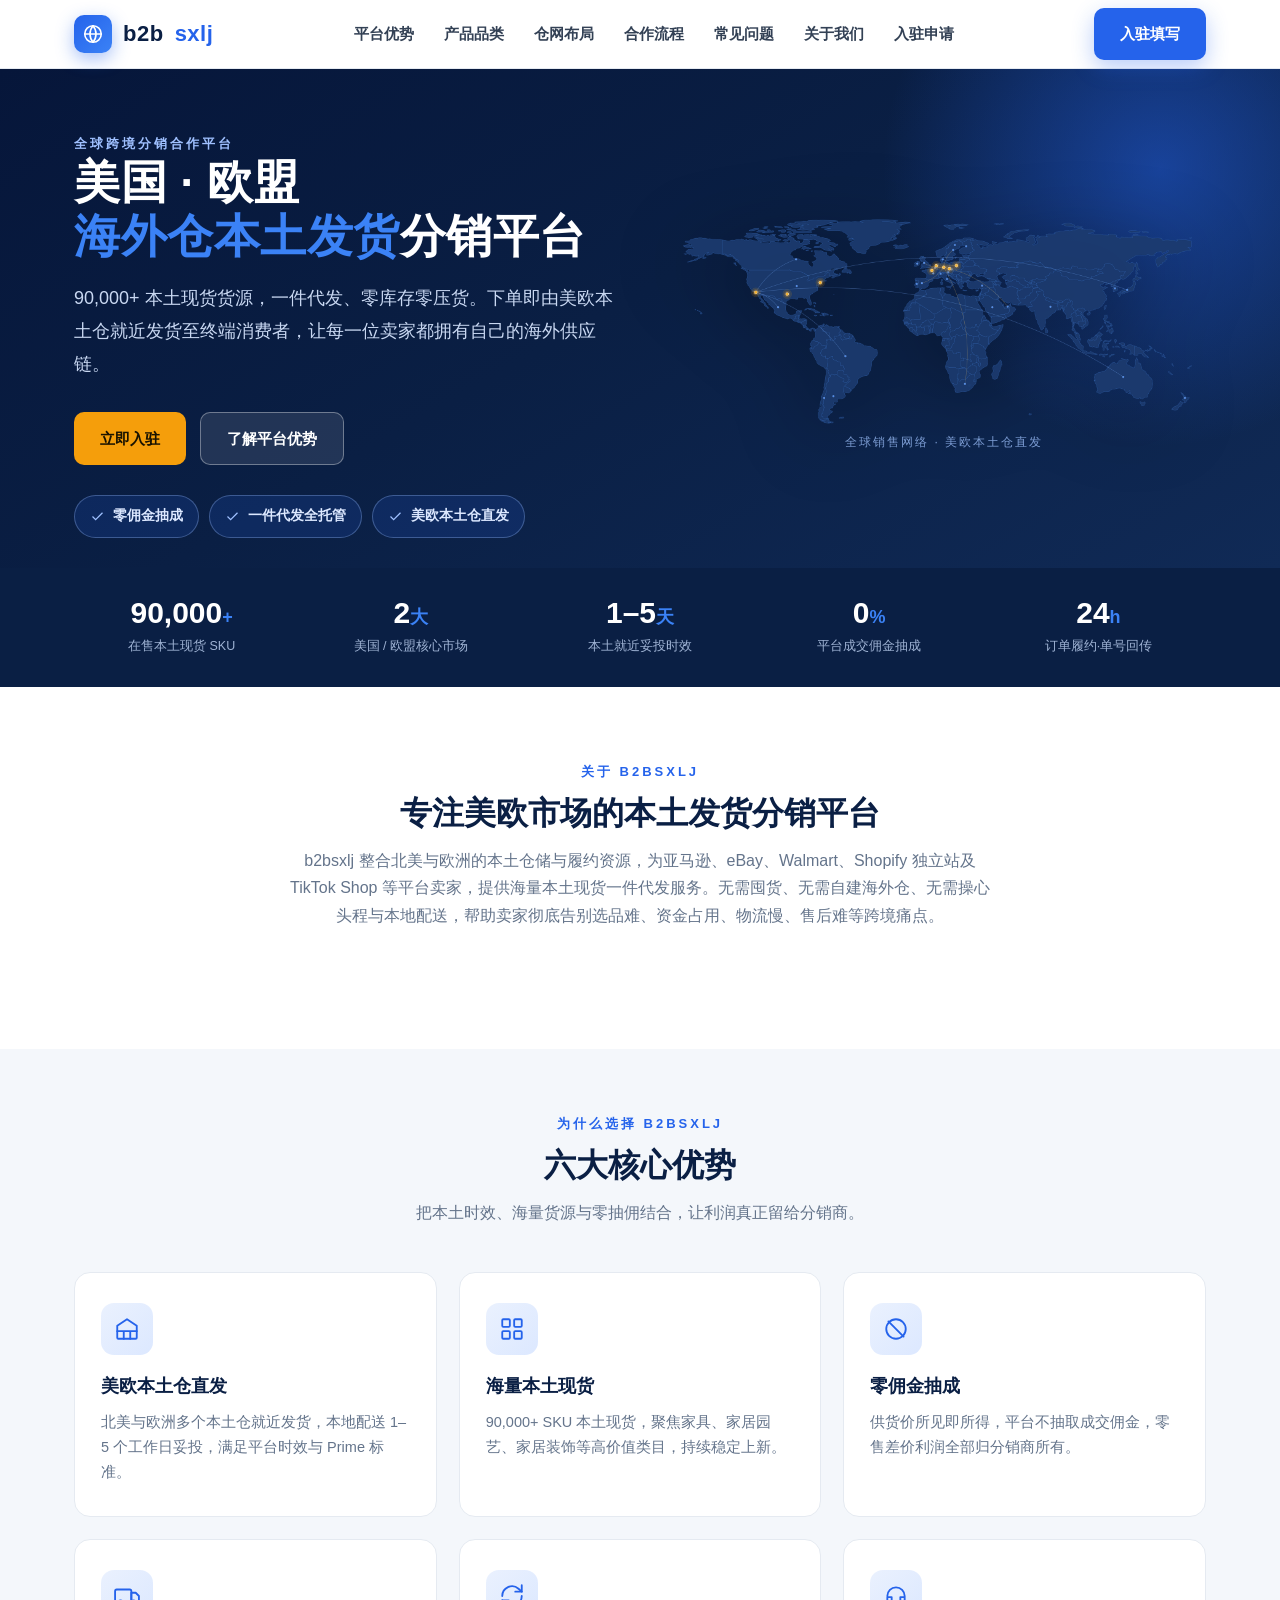
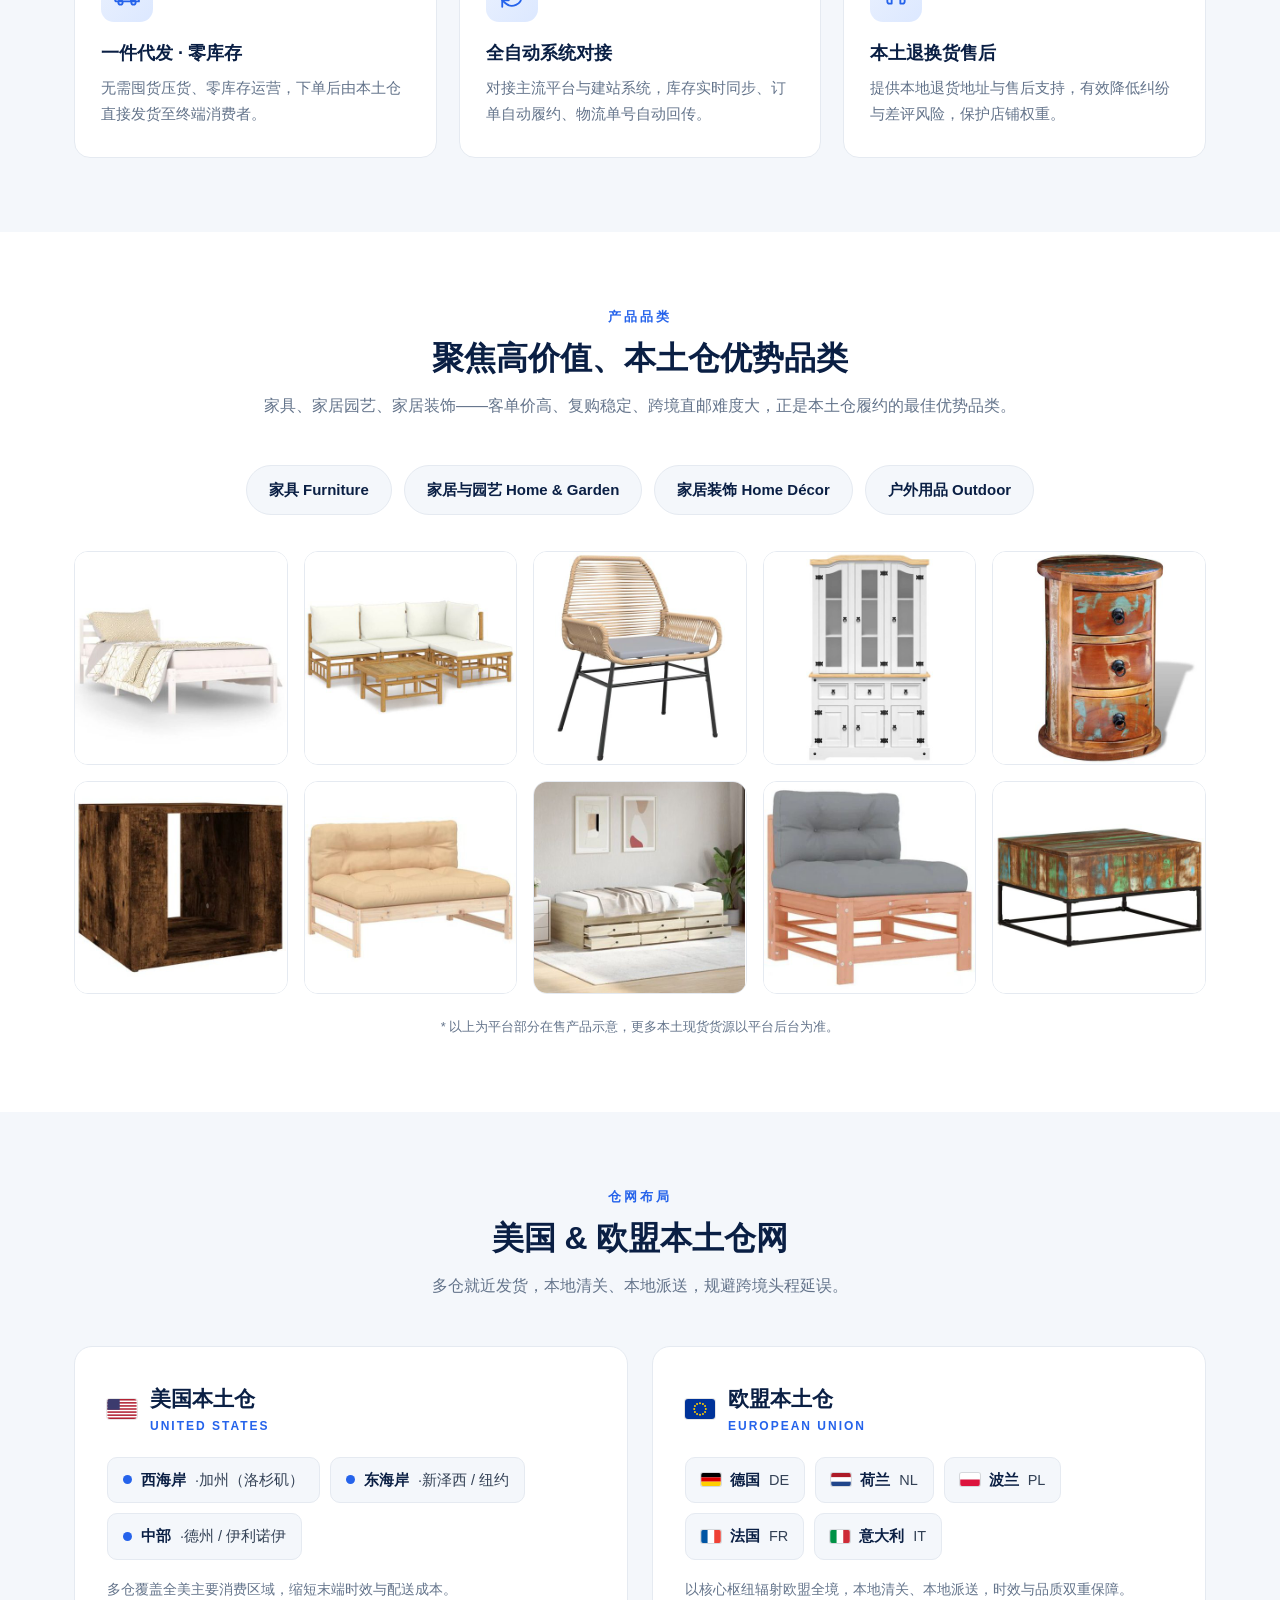
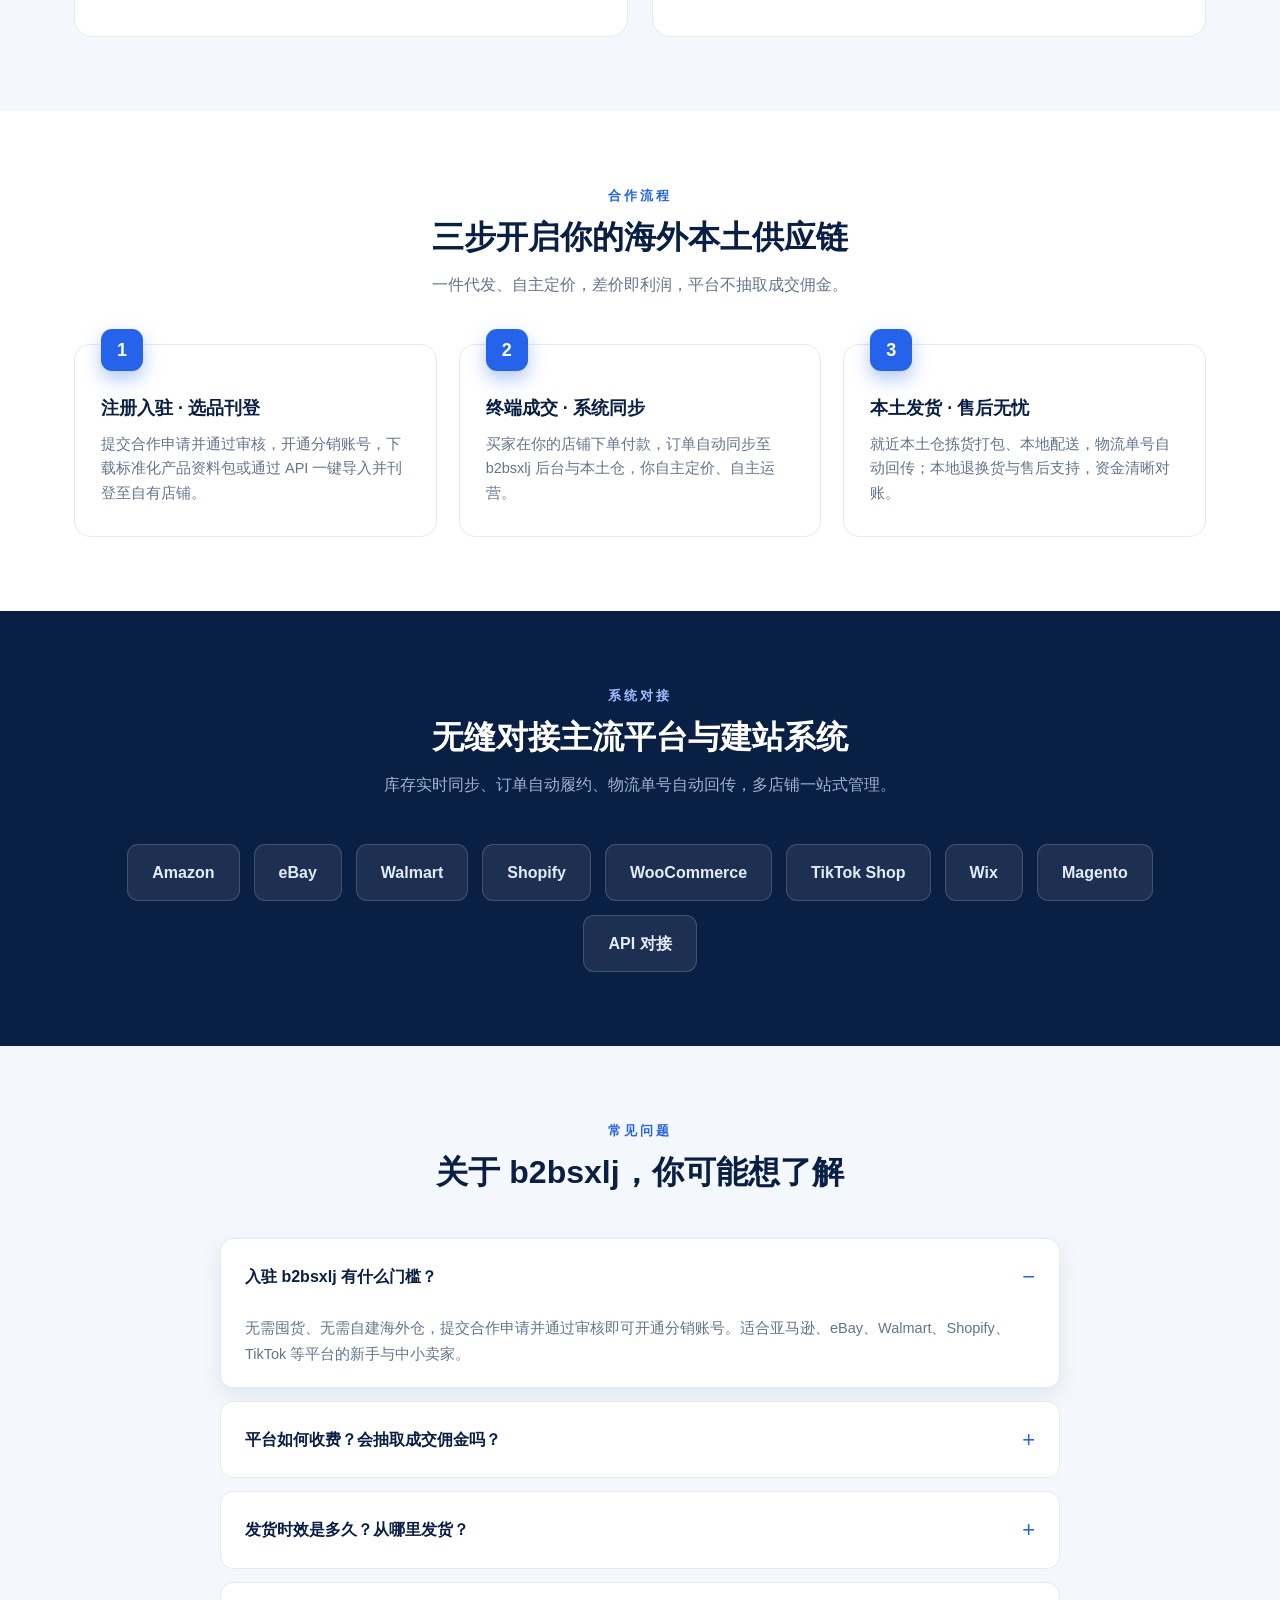
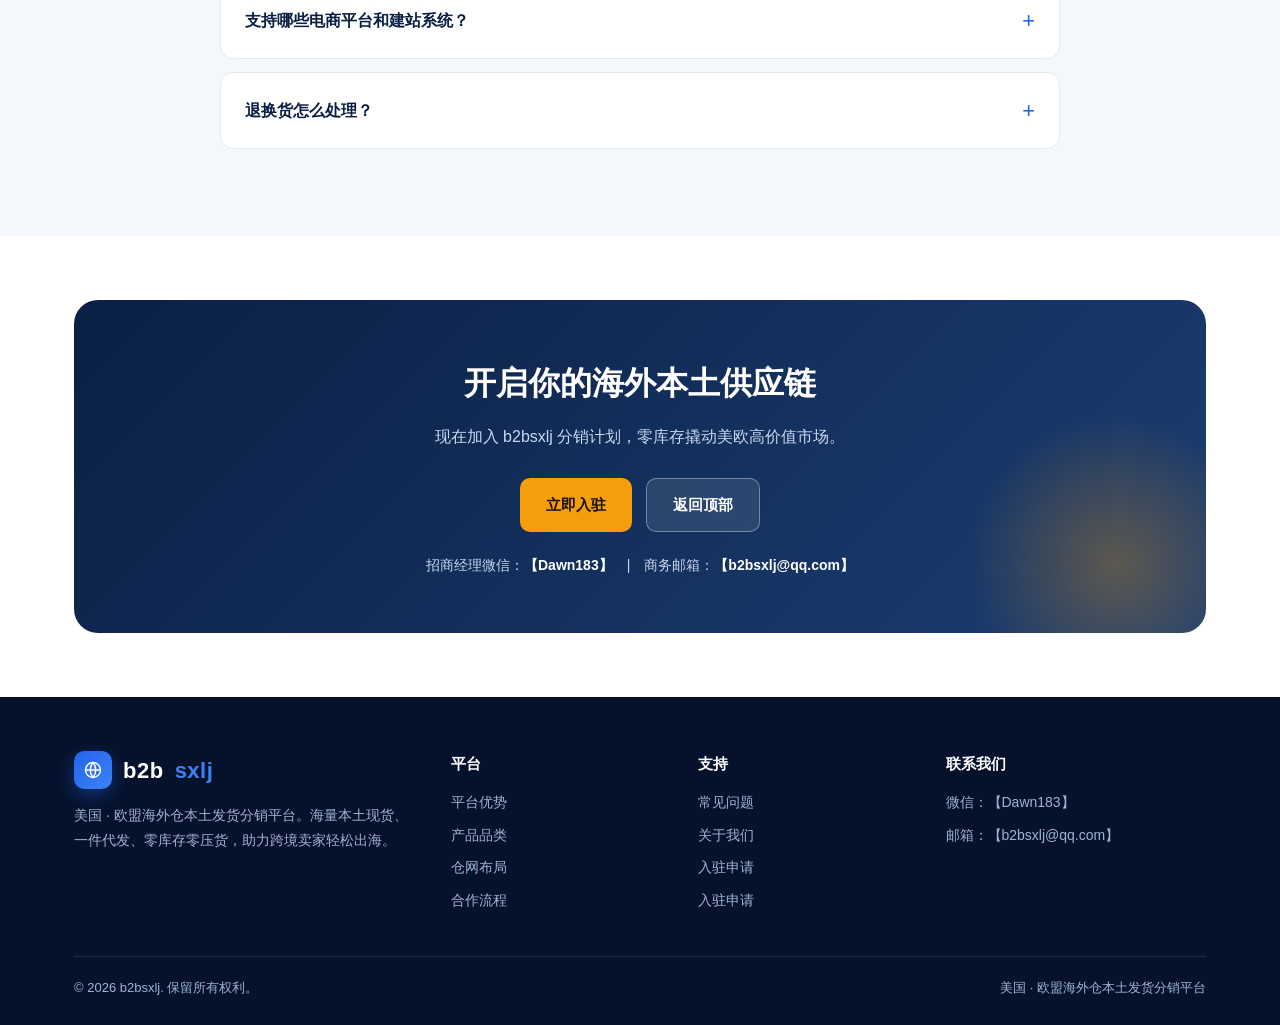
<file: site/index.html>
<!DOCTYPE html>
<html lang="zh-CN">
<head>
<meta charset="UTF-8">
<meta name="viewport" content="width=device-width, initial-scale=1.0">
<title>b2bsxlj | 美国·欧盟海外仓本土发货分销平台</title>
<meta name="description" content="b2bsxlj 是专注美国与欧盟市场的海外仓本土发货一件代发分销平台，90,000+ 本土现货，零佣金抽成，系统自动履约。">
<link rel="stylesheet" href="assets/style.css">
</head>
<body>

<!-- ============================= 导航 ============================= -->
<header>
  <div class="wrap nav">
    <a class="logo" href="#top">
      <span class="mk"><svg width="22" height="22" viewBox="0 0 24 24" fill="none" stroke="#fff" stroke-width="1.8" stroke-linecap="round" stroke-linejoin="round"><circle cx="12" cy="12" r="9"/><path d="M3 12h18M12 3a14 14 0 0 1 0 18M12 3a14 14 0 0 0 0 18"/></svg></span>
      b2b<b>sxlj</b>
    </a>
    <nav class="nav-links">
      <a href="#advantages">平台优势</a>
      <a href="#products">产品品类</a>
      <a href="#warehouses">仓网布局</a>
      <a href="#how">合作流程</a>
      <a href="#faq">常见问题</a>
      <a href="about.html">关于我们</a>
      <a href="join.html">入驻申请</a>
    </nav>
    <div class="nav-cta">
      <a class="btn btn-primary" href="join.html">入驻填写</a>
    </div>
  </div>
</header>

<!-- ============================= 首屏 ============================= -->
<section class="hero" id="top">
  <div class="wrap">
    <div class="hero-grid">
      <div>
        <div class="kicker" style="color:#9FC0FF">全球跨境分销合作平台</div>
        <h1>美国 · 欧盟<br><span class="hl">海外仓本土发货</span>分销平台</h1>
        <p class="sub">90,000+ 本土现货货源，一件代发、零库存零压货。下单即由美欧本土仓就近发货至终端消费者，让每一位卖家都拥有自己的海外供应链。</p>
        <div class="cta-row">
          <a class="btn btn-amber" href="join.html">立即入驻</a>
          <a class="btn btn-ghost" href="#advantages">了解平台优势</a>
        </div>
        <div class="badges">
          <span class="badge"><svg width="15" height="15" viewBox="0 0 24 24" fill="none" stroke="#9FC0FF" stroke-width="2"><path d="M20 6 9 17l-5-5"/></svg>零佣金抽成</span>
          <span class="badge"><svg width="15" height="15" viewBox="0 0 24 24" fill="none" stroke="#9FC0FF" stroke-width="2"><path d="M20 6 9 17l-5-5"/></svg>一件代发全托管</span>
          <span class="badge"><svg width="15" height="15" viewBox="0 0 24 24" fill="none" stroke="#9FC0FF" stroke-width="2"><path d="M20 6 9 17l-5-5"/></svg>美欧本土仓直发</span>
        </div>
      </div>
      <div class="hero-art">
        <img class="hero-map" src="assets/map.png" alt="b2bsxlj 全球销售与履约网络">
        <div class="hero-cap">全球销售网络 · 美欧本土仓直发</div>
      </div>
    </div>
  </div>
</section>

<!-- ============================= 数据条 ============================= -->
<section class="stats">
  <div class="wrap">
    <div class="stat"><div class="n">90,000<span>+</span></div><div class="l">在售本土现货 SKU</div></div>
    <div class="stat"><div class="n">2<span>大</span></div><div class="l">美国 / 欧盟核心市场</div></div>
    <div class="stat"><div class="n">1–5<span>天</span></div><div class="l">本土就近妥投时效</div></div>
    <div class="stat"><div class="n">0<span>%</span></div><div class="l">平台成交佣金抽成</div></div>
    <div class="stat"><div class="n">24<span>h</span></div><div class="l">订单履约·单号回传</div></div>
  </div>
</section>

<!-- ============================= 平台简介 ============================= -->
<section class="sec">
  <div class="wrap sec-head">
    <div class="kicker">关于 b2bsxlj</div>
    <h2>专注美欧市场的本土发货分销平台</h2>
    <p>b2bsxlj 整合北美与欧洲的本土仓储与履约资源，为亚马逊、eBay、Walmart、Shopify 独立站及 TikTok Shop 等平台卖家，提供海量本土现货一件代发服务。无需囤货、无需自建海外仓、无需操心头程与本地配送，帮助卖家彻底告别选品难、资金占用、物流慢、售后难等跨境痛点。</p>
  </div>
</section>

<!-- ============================= 核心优势 ============================= -->
<section class="sec" id="advantages" style="background:var(--panel);padding-top:64px">
  <div class="wrap">
    <div class="sec-head">
      <div class="kicker">为什么选择 b2bsxlj</div>
      <h2>六大核心优势</h2>
      <p>把本土时效、海量货源与零抽佣结合，让利润真正留给分销商。</p>
    </div>
    <div class="feat-grid">
      <div class="feat"><div class="ic"><svg width="26" height="26" viewBox="0 0 24 24" fill="none" stroke="currentColor" stroke-width="1.7" stroke-linecap="round" stroke-linejoin="round"><path d="M3 9l9-6 9 6v11a1 1 0 0 1-1 1H4a1 1 0 0 1-1-1z"/><path d="M3 14h18M9 21v-7h6v7"/></svg></div>
        <h3>美欧本土仓直发</h3><p>北美与欧洲多个本土仓就近发货，本地配送 1–5 个工作日妥投，满足平台时效与 Prime 标准。</p></div>
      <div class="feat"><div class="ic"><svg width="26" height="26" viewBox="0 0 24 24" fill="none" stroke="currentColor" stroke-width="1.7" stroke-linecap="round" stroke-linejoin="round"><rect x="3" y="3" width="7" height="7" rx="1"/><rect x="14" y="3" width="7" height="7" rx="1"/><rect x="3" y="14" width="7" height="7" rx="1"/><rect x="14" y="14" width="7" height="7" rx="1"/></svg></div>
        <h3>海量本土现货</h3><p>90,000+ SKU 本土现货，聚焦家具、家居园艺、家居装饰等高价值类目，持续稳定上新。</p></div>
      <div class="feat"><div class="ic"><svg width="26" height="26" viewBox="0 0 24 24" fill="none" stroke="currentColor" stroke-width="1.7" stroke-linecap="round" stroke-linejoin="round"><circle cx="12" cy="12" r="9"/><path d="M5 5l14 14"/></svg></div>
        <h3>零佣金抽成</h3><p>供货价所见即所得，平台不抽取成交佣金，零售差价利润全部归分销商所有。</p></div>
      <div class="feat"><div class="ic"><svg width="26" height="26" viewBox="0 0 24 24" fill="none" stroke="currentColor" stroke-width="1.7" stroke-linecap="round" stroke-linejoin="round"><rect x="1" y="6" width="15" height="11" rx="1.5"/><path d="M16 9h4l3 3v5h-7z"/><circle cx="6" cy="18" r="2"/><circle cx="18" cy="18" r="2"/></svg></div>
        <h3>一件代发 · 零库存</h3><p>无需囤货压货、零库存运营，下单后由本土仓直接发货至终端消费者。</p></div>
      <div class="feat"><div class="ic"><svg width="26" height="26" viewBox="0 0 24 24" fill="none" stroke="currentColor" stroke-width="1.7" stroke-linecap="round" stroke-linejoin="round"><path d="M21 2v6h-6"/><path d="M3 12a9 9 0 0 1 15-6.7L21 8"/><path d="M3 22v-6h6"/><path d="M21 12a9 9 0 0 1-15 6.7L3 16"/></svg></div>
        <h3>全自动系统对接</h3><p>对接主流平台与建站系统，库存实时同步、订单自动履约、物流单号自动回传。</p></div>
      <div class="feat"><div class="ic"><svg width="26" height="26" viewBox="0 0 24 24" fill="none" stroke="currentColor" stroke-width="1.7" stroke-linecap="round" stroke-linejoin="round"><path d="M4 12a8 8 0 0 1 16 0v5a2 2 0 0 1-2 2h-2v-6h4M4 13h4v6H6a2 2 0 0 1-2-2z"/></svg></div>
        <h3>本土退换货售后</h3><p>提供本地退货地址与售后支持，有效降低纠纷与差评风险，保护店铺权重。</p></div>
    </div>
  </div>
</section>

<!-- ============================= 产品品类 ============================= -->
<section class="sec" id="products">
  <div class="wrap">
    <div class="sec-head">
      <div class="kicker">产品品类</div>
      <h2>聚焦高价值、本土仓优势品类</h2>
      <p>家具、家居园艺、家居装饰——客单价高、复购稳定、跨境直邮难度大，正是本土仓履约的最佳优势品类。</p>
    </div>
    <div class="cats">
      <span class="cat-pill">家具 Furniture</span>
      <span class="cat-pill">家居与园艺 Home &amp; Garden</span>
      <span class="cat-pill">家居装饰 Home Décor</span>
      <span class="cat-pill">户外用品 Outdoor</span>
    </div>
    <div class="prod-grid">
      <div class="pcard"><div class="pimg" style="background-image:url('assets/p1.jpg')"></div></div>
      <div class="pcard"><div class="pimg" style="background-image:url('assets/p2.jpg')"></div></div>
      <div class="pcard"><div class="pimg" style="background-image:url('assets/p3.jpg')"></div></div>
      <div class="pcard"><div class="pimg" style="background-image:url('assets/p4.jpg')"></div></div>
      <div class="pcard"><div class="pimg" style="background-image:url('assets/p5.jpg')"></div></div>
      <div class="pcard"><div class="pimg" style="background-image:url('assets/p6.jpg')"></div></div>
      <div class="pcard"><div class="pimg" style="background-image:url('assets/p7.jpg')"></div></div>
      <div class="pcard"><div class="pimg" style="background-image:url('assets/p8.jpg')"></div></div>
      <div class="pcard"><div class="pimg" style="background-image:url('assets/p9.jpg')"></div></div>
      <div class="pcard"><div class="pimg" style="background-image:url('assets/p10.jpg')"></div></div>
    </div>
    <p class="prod-note">* 以上为平台部分在售产品示意，更多本土现货货源以平台后台为准。</p>
  </div>
</section>

<!-- ============================= 仓网布局 ============================= -->
<section class="sec wh-sec" id="warehouses">
  <div class="wrap">
    <div class="sec-head">
      <div class="kicker">仓网布局</div>
      <h2>美国 &amp; 欧盟本土仓网</h2>
      <p>多仓就近发货，本地清关、本地派送，规避跨境头程延误。</p>
    </div>
    <div class="wh-grid">
      <div class="whc">
        <div class="hd">
          <svg class="flag" width="30" height="20" viewBox="0 0 38 26"><rect width="38" height="26" fill="#fff"/><g fill="#B22234"><rect width="38" height="2"/><rect y="4" width="38" height="2"/><rect y="8" width="38" height="2"/><rect y="12" width="38" height="2"/><rect y="16" width="38" height="2"/><rect y="20" width="38" height="2"/><rect y="24" width="38" height="2"/></g><rect width="16" height="14" fill="#3C3B6E"/></svg>
          <div class="t">美国本土仓<small>UNITED STATES</small></div>
        </div>
        <div class="nodes">
          <span class="node"><span class="dot"></span><b>西海岸</b>·加州（洛杉矶）</span>
          <span class="node"><span class="dot"></span><b>东海岸</b>·新泽西 / 纽约</span>
          <span class="node"><span class="dot"></span><b>中部</b>·德州 / 伊利诺伊</span>
        </div>
        <p class="desc">多仓覆盖全美主要消费区域，缩短末端时效与配送成本。</p>
      </div>
      <div class="whc">
        <div class="hd">
          <svg class="flag" width="30" height="20" viewBox="0 0 36 24"><rect width="36" height="24" fill="#003399"/><g fill="#FFCC00"><circle cx="18" cy="5" r="1.2"/><circle cx="21.5" cy="5.94" r="1.2"/><circle cx="24.06" cy="8.5" r="1.2"/><circle cx="25" cy="12" r="1.2"/><circle cx="24.06" cy="15.5" r="1.2"/><circle cx="21.5" cy="18.06" r="1.2"/><circle cx="18" cy="19" r="1.2"/><circle cx="14.5" cy="18.06" r="1.2"/><circle cx="11.94" cy="15.5" r="1.2"/><circle cx="11" cy="12" r="1.2"/><circle cx="11.94" cy="8.5" r="1.2"/><circle cx="14.5" cy="5.94" r="1.2"/></g></svg>
          <div class="t">欧盟本土仓<small>EUROPEAN UNION</small></div>
        </div>
        <div class="nodes">
          <span class="node"><svg class="cflag" viewBox="0 0 18 12"><rect width="18" height="4" fill="#000"/><rect y="4" width="18" height="4" fill="#DD0000"/><rect y="8" width="18" height="4" fill="#FFCE00"/></svg><b>德国</b> DE</span>
          <span class="node"><svg class="cflag" viewBox="0 0 18 12"><rect width="18" height="4" fill="#AE1C28"/><rect y="4" width="18" height="4" fill="#fff"/><rect y="8" width="18" height="4" fill="#21468B"/></svg><b>荷兰</b> NL</span>
          <span class="node"><svg class="cflag" viewBox="0 0 18 12"><rect width="18" height="6" fill="#fff"/><rect y="6" width="18" height="6" fill="#DC143C"/></svg><b>波兰</b> PL</span>
          <span class="node"><svg class="cflag" viewBox="0 0 18 12"><rect width="6" height="12" fill="#0055A4"/><rect x="6" width="6" height="12" fill="#fff"/><rect x="12" width="6" height="12" fill="#EF4135"/></svg><b>法国</b> FR</span>
          <span class="node"><svg class="cflag" viewBox="0 0 18 12"><rect width="6" height="12" fill="#009246"/><rect x="6" width="6" height="12" fill="#fff"/><rect x="12" width="6" height="12" fill="#CE2B37"/></svg><b>意大利</b> IT</span>
        </div>
        <p class="desc">以核心枢纽辐射欧盟全境，本地清关、本地派送，时效与品质双重保障。</p>
      </div>
    </div>
  </div>
</section>

<!-- ============================= 合作流程 ============================= -->
<section class="sec" id="how">
  <div class="wrap">
    <div class="sec-head">
      <div class="kicker">合作流程</div>
      <h2>三步开启你的海外本土供应链</h2>
      <p>一件代发、自主定价，差价即利润，平台不抽取成交佣金。</p>
    </div>
    <div class="steps">
      <div class="step"><div class="no">1</div><h3>注册入驻 · 选品刊登</h3><p>提交合作申请并通过审核，开通分销账号，下载标准化产品资料包或通过 API 一键导入并刊登至自有店铺。</p></div>
      <div class="step"><div class="no">2</div><h3>终端成交 · 系统同步</h3><p>买家在你的店铺下单付款，订单自动同步至 b2bsxlj 后台与本土仓，你自主定价、自主运营。</p></div>
      <div class="step"><div class="no">3</div><h3>本土发货 · 售后无忧</h3><p>就近本土仓拣货打包、本地配送，物流单号自动回传；本地退换货与售后支持，资金清晰对账。</p></div>
    </div>
  </div>
</section>

<!-- ============================= 系统对接 ============================= -->
<section class="sec integ-sec">
  <div class="wrap">
    <div class="sec-head">
      <div class="kicker" style="color:#9FC0FF">系统对接</div>
      <h2>无缝对接主流平台与建站系统</h2>
      <p>库存实时同步、订单自动履约、物流单号自动回传，多店铺一站式管理。</p>
    </div>
    <div class="integ">
      <span class="chip">Amazon</span>
      <span class="chip">eBay</span>
      <span class="chip">Walmart</span>
      <span class="chip">Shopify</span>
      <span class="chip">WooCommerce</span>
      <span class="chip">TikTok Shop</span>
      <span class="chip">Wix</span>
      <span class="chip">Magento</span>
      <span class="chip">API 对接</span>
    </div>
  </div>
</section>

<!-- ============================= 常见问题 ============================= -->
<section class="sec" id="faq" style="background:var(--panel)">
  <div class="wrap">
    <div class="sec-head"><div class="kicker">常见问题</div><h2>关于 b2bsxlj，你可能想了解</h2></div>
    <div class="faq">
      <details open><summary>入驻 b2bsxlj 有什么门槛？</summary><div class="a">无需囤货、无需自建海外仓，提交合作申请并通过审核即可开通分销账号。适合亚马逊、eBay、Walmart、Shopify、TikTok 等平台的新手与中小卖家。</div></details>
      <details><summary>平台如何收费？会抽取成交佣金吗？</summary><div class="a">平台不抽取成交佣金，供货价所见即所得，零售差价利润全部归你。具体费用方案以平台公布为准，详情请联系招商经理咨询。</div></details>
      <details><summary>发货时效是多久？从哪里发货？</summary><div class="a">订单由美国 / 欧盟本土仓就近发货，本地配送一般 1–5 个工作日妥投，满足主流平台与买家对本土时效的要求。</div></details>
      <details><summary>支持哪些电商平台和建站系统？</summary><div class="a">支持 Amazon、eBay、Walmart、Shopify、WooCommerce、TikTok Shop、Wix、Magento 等主流平台，可通过资料包或 API 对接，库存与订单自动同步。</div></details>
      <details><summary>退换货怎么处理？</summary><div class="a">提供本地退货地址与售后支持，退货可退至本土仓，由平台协助处理，降低纠纷与差评风险。</div></details>
    </div>
  </div>
</section>

<!-- ============================= 行动号召 ============================= -->
<section class="cta-sec" id="contact">
  <div class="wrap">
    <div class="cta-box">
      <h2>开启你的海外本土供应链</h2>
      <p>现在加入 b2bsxlj 分销计划，零库存撬动美欧高价值市场。</p>
      <div class="cta-row">
        <a class="btn btn-amber" href="join.html">立即入驻</a>
        <a class="btn btn-ghost" href="#top">返回顶部</a>
      </div>
      <p style="margin-top:22px;font-size:14px">招商经理微信：<b style="color:#fff">【Dawn183】</b>　|　商务邮箱：<b style="color:#fff">【b2bsxlj@qq.com】</b></p>
    </div>
  </div>
</section>

<!-- ============================= 页脚 ============================= -->
<footer>
  <div class="wrap">
    <div class="foot-grid">
      <div>
        <div class="logo"><span class="mk"><svg width="20" height="20" viewBox="0 0 24 24" fill="none" stroke="#fff" stroke-width="1.8" stroke-linecap="round" stroke-linejoin="round"><circle cx="12" cy="12" r="9"/><path d="M3 12h18M12 3a14 14 0 0 1 0 18M12 3a14 14 0 0 0 0 18"/></svg></span>b2b<b style="color:var(--azure2)">sxlj</b></div>
        <p>美国 · 欧盟海外仓本土发货分销平台。海量本土现货、一件代发、零库存零压货，助力跨境卖家轻松出海。</p>
      </div>
      <div class="foot-col"><h4>平台</h4><a href="#advantages">平台优势</a><a href="#products">产品品类</a><a href="#warehouses">仓网布局</a><a href="#how">合作流程</a></div>
      <div class="foot-col"><h4>支持</h4><a href="#faq">常见问题</a><a href="about.html">关于我们</a>
      <a href="join.html">入驻申请</a><a href="join.html">入驻申请</a></div>
      <div class="foot-col"><h4>联系我们</h4><a href="#">微信：【Dawn183】</a><a href="#">邮箱：【b2bsxlj@qq.com】</a></div>
    </div>
    <div class="foot-bottom">
      <span>© 2026 b2bsxlj. 保留所有权利。</span>
      <span>美国 · 欧盟海外仓本土发货分销平台</span>
    </div>
  </div>
</footer>

<script src="assets/edit.js"></script>
</body>
</html>
</file>
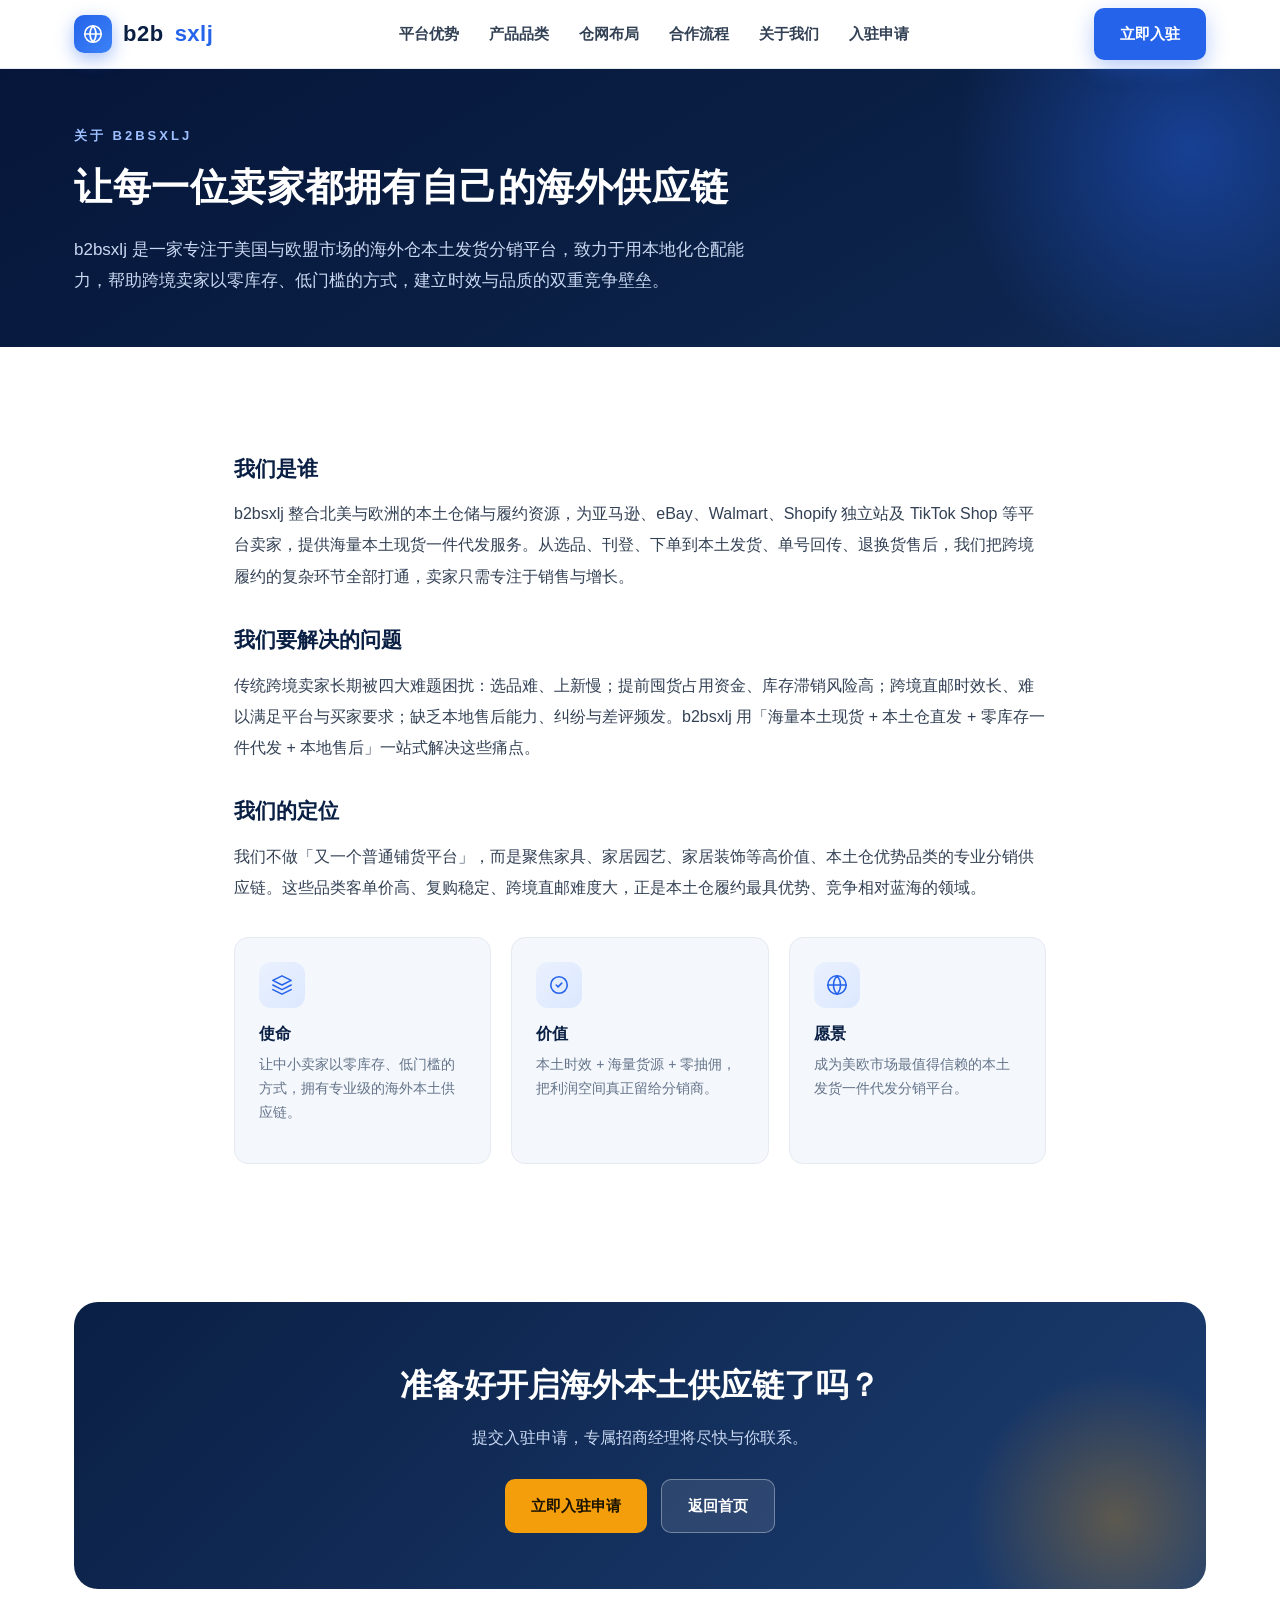
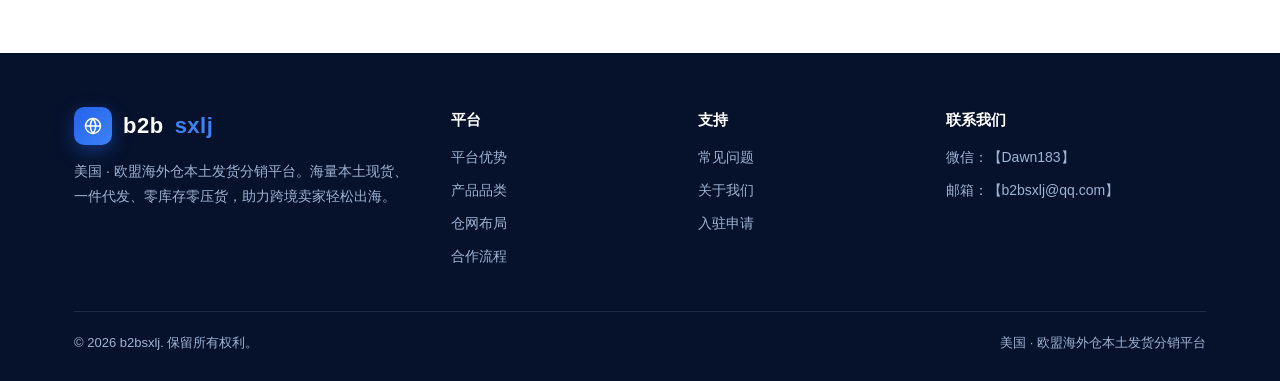
<file: site/about.html>
<!DOCTYPE html>
<html lang="zh-CN">
<head>
<meta charset="UTF-8">
<meta name="viewport" content="width=device-width, initial-scale=1.0">
<title>关于我们 | b2bsxlj 海外仓本土发货分销平台</title>
<meta name="description" content="了解 b2bsxlj——专注美国与欧盟市场的海外仓本土发货一件代发分销平台。">
<link rel="stylesheet" href="assets/style.css">
</head>
<body>

<!-- ============================= 导航 ============================= -->
<header>
  <div class="wrap nav">
    <a class="logo" href="index.html">
      <span class="mk"><svg width="22" height="22" viewBox="0 0 24 24" fill="none" stroke="#fff" stroke-width="1.8" stroke-linecap="round" stroke-linejoin="round"><circle cx="12" cy="12" r="9"/><path d="M3 12h18M12 3a14 14 0 0 1 0 18M12 3a14 14 0 0 0 0 18"/></svg></span>
      b2b<b>sxlj</b>
    </a>
    <nav class="nav-links">
      <a href="index.html#advantages">平台优势</a>
      <a href="index.html#products">产品品类</a>
      <a href="index.html#warehouses">仓网布局</a>
      <a href="index.html#how">合作流程</a>
      <a href="about.html">关于我们</a>
      <a href="join.html">入驻申请</a>
    </nav>
    <div class="nav-cta">
      <a class="btn btn-primary" href="join.html">立即入驻</a>
    </div>
  </div>
</header>

<!-- ============================= 子页 Banner ============================= -->
<section class="subhero">
  <div class="wrap">
    <div class="kicker" style="color:#9FC0FF">关于 b2bsxlj</div>
    <h1>让每一位卖家都拥有自己的海外供应链</h1>
    <p>b2bsxlj 是一家专注于美国与欧盟市场的海外仓本土发货分销平台，致力于用本地化仓配能力，帮助跨境卖家以零库存、低门槛的方式，建立时效与品质的双重竞争壁垒。</p>
  </div>
</section>

<!-- ============================= 正文 ============================= -->
<section class="sec">
  <div class="wrap prose">
    <h3>我们是谁</h3>
    <p>b2bsxlj 整合北美与欧洲的本土仓储与履约资源，为亚马逊、eBay、Walmart、Shopify 独立站及 TikTok Shop 等平台卖家，提供海量本土现货一件代发服务。从选品、刊登、下单到本土发货、单号回传、退换货售后，我们把跨境履约的复杂环节全部打通，卖家只需专注于销售与增长。</p>

    <h3>我们要解决的问题</h3>
    <p>传统跨境卖家长期被四大难题困扰：选品难、上新慢；提前囤货占用资金、库存滞销风险高；跨境直邮时效长、难以满足平台与买家要求；缺乏本地售后能力、纠纷与差评频发。b2bsxlj 用「海量本土现货 + 本土仓直发 + 零库存一件代发 + 本地售后」一站式解决这些痛点。</p>

    <h3>我们的定位</h3>
    <p>我们不做「又一个普通铺货平台」，而是聚焦家具、家居园艺、家居装饰等高价值、本土仓优势品类的专业分销供应链。这些品类客单价高、复购稳定、跨境直邮难度大，正是本土仓履约最具优势、竞争相对蓝海的领域。</p>

    <div class="vals">
      <div class="val"><div class="ic"><svg width="22" height="22" viewBox="0 0 24 24" fill="none" stroke="currentColor" stroke-width="1.7" stroke-linecap="round" stroke-linejoin="round"><path d="M12 2 2 7l10 5 10-5z"/><path d="M2 17l10 5 10-5M2 12l10 5 10-5"/></svg></div><h4>使命</h4><p>让中小卖家以零库存、低门槛的方式，拥有专业级的海外本土供应链。</p></div>
      <div class="val"><div class="ic"><svg width="22" height="22" viewBox="0 0 24 24" fill="none" stroke="currentColor" stroke-width="1.7" stroke-linecap="round" stroke-linejoin="round"><circle cx="12" cy="12" r="9"/><path d="M9 12l2 2 4-4"/></svg></div><h4>价值</h4><p>本土时效 + 海量货源 + 零抽佣，把利润空间真正留给分销商。</p></div>
      <div class="val"><div class="ic"><svg width="22" height="22" viewBox="0 0 24 24" fill="none" stroke="currentColor" stroke-width="1.7" stroke-linecap="round" stroke-linejoin="round"><path d="M2 12a10 10 0 1 0 20 0 10 10 0 0 0-20 0z"/><path d="M2 12h20M12 2a15 15 0 0 1 0 20M12 2a15 15 0 0 0 0 20"/></svg></div><h4>愿景</h4><p>成为美欧市场最值得信赖的本土发货一件代发分销平台。</p></div>
    </div>
  </div>
</section>

<!-- ============================= CTA ============================= -->
<section class="cta-sec">
  <div class="wrap">
    <div class="cta-box">
      <h2>准备好开启海外本土供应链了吗？</h2>
      <p>提交入驻申请，专属招商经理将尽快与你联系。</p>
      <div class="cta-row"><a class="btn btn-amber" href="join.html">立即入驻申请</a><a class="btn btn-ghost" href="index.html">返回首页</a></div>
    </div>
  </div>
</section>

<!-- ============================= 页脚 ============================= -->
<footer>
  <div class="wrap">
    <div class="foot-grid">
      <div>
        <div class="logo"><span class="mk"><svg width="20" height="20" viewBox="0 0 24 24" fill="none" stroke="#fff" stroke-width="1.8" stroke-linecap="round" stroke-linejoin="round"><circle cx="12" cy="12" r="9"/><path d="M3 12h18M12 3a14 14 0 0 1 0 18M12 3a14 14 0 0 0 0 18"/></svg></span>b2b<b style="color:var(--azure2)">sxlj</b></div>
        <p>美国 · 欧盟海外仓本土发货分销平台。海量本土现货、一件代发、零库存零压货，助力跨境卖家轻松出海。</p>
      </div>
      <div class="foot-col"><h4>平台</h4><a href="index.html#advantages">平台优势</a><a href="index.html#products">产品品类</a><a href="index.html#warehouses">仓网布局</a><a href="index.html#how">合作流程</a></div>
      <div class="foot-col"><h4>支持</h4><a href="index.html#faq">常见问题</a><a href="about.html">关于我们</a><a href="join.html">入驻申请</a></div>
      <div class="foot-col"><h4>联系我们</h4><a href="#">微信：【Dawn183】</a><a href="#">邮箱：【b2bsxlj@qq.com】</a></div>
    </div>
    <div class="foot-bottom"><span>© 2026 b2bsxlj. 保留所有权利。</span><span>美国 · 欧盟海外仓本土发货分销平台</span></div>
  </div>
</footer>

<script src="assets/edit.js"></script>
</body>
</html>
</file>
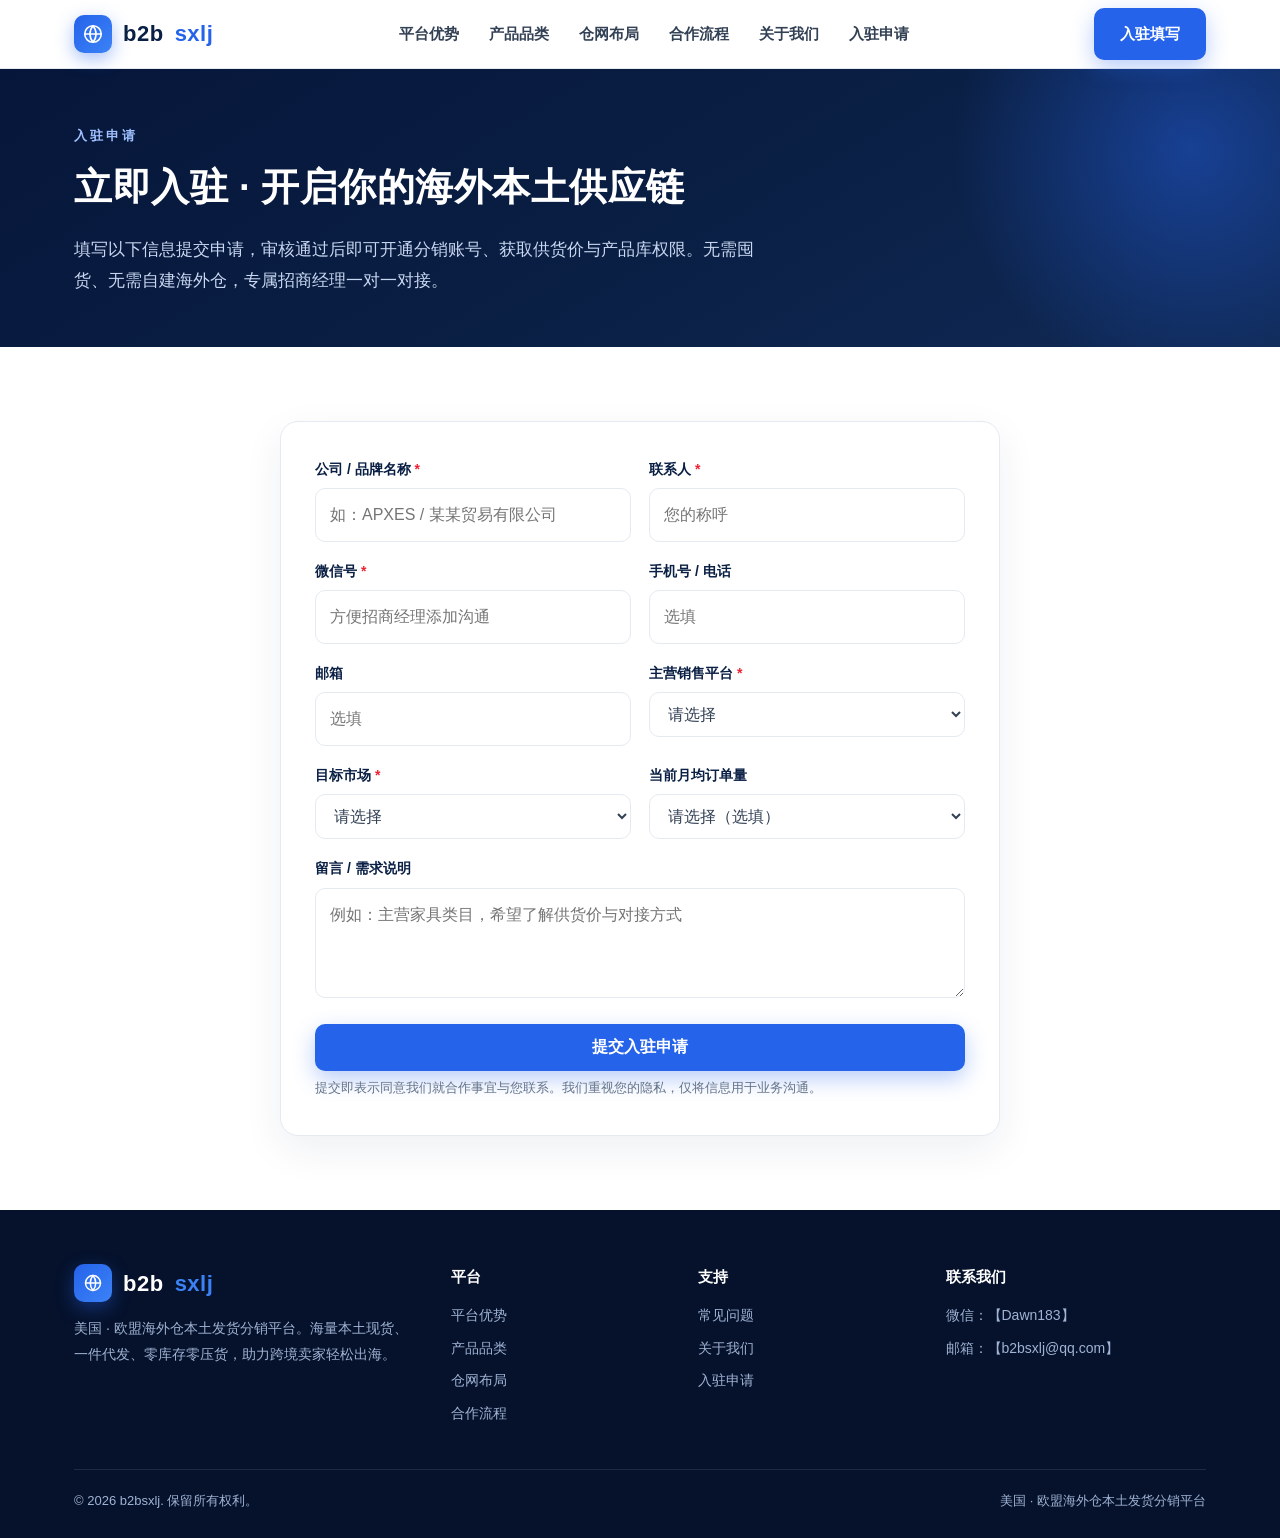
<file: site/join.html>
<!DOCTYPE html>
<html lang="zh-CN">
<head>
<meta charset="UTF-8">
<meta name="viewport" content="width=device-width, initial-scale=1.0">
<title>入驻申请 | b2bsxlj 海外仓本土发货分销平台</title>
<meta name="description" content="提交 b2bsxlj 分销入驻申请，专属招商经理将尽快与你联系。">
<link rel="stylesheet" href="assets/style.css">
</head>
<body>

<!-- ============================= 导航 ============================= -->
<header>
  <div class="wrap nav">
    <a class="logo" href="index.html">
      <span class="mk"><svg width="22" height="22" viewBox="0 0 24 24" fill="none" stroke="#fff" stroke-width="1.8" stroke-linecap="round" stroke-linejoin="round"><circle cx="12" cy="12" r="9"/><path d="M3 12h18M12 3a14 14 0 0 1 0 18M12 3a14 14 0 0 0 0 18"/></svg></span>
      b2b<b>sxlj</b>
    </a>
    <nav class="nav-links">
      <a href="index.html#advantages">平台优势</a>
      <a href="index.html#products">产品品类</a>
      <a href="index.html#warehouses">仓网布局</a>
      <a href="index.html#how">合作流程</a>
      <a href="about.html">关于我们</a>
      <a href="join.html">入驻申请</a>
    </nav>
    <div class="nav-cta">
      <a class="btn btn-primary" href="join.html">入驻填写</a>
    </div>
  </div>
</header>

<!-- ============================= 子页 Banner ============================= -->
<section class="subhero">
  <div class="wrap">
    <div class="kicker" style="color:#9FC0FF">入驻申请</div>
    <h1>立即入驻 · 开启你的海外本土供应链</h1>
    <p>填写以下信息提交申请，审核通过后即可开通分销账号、获取供货价与产品库权限。无需囤货、无需自建海外仓，专属招商经理一对一对接。</p>
  </div>
</section>

<!-- ============================= 表单 ============================= -->
<section class="sec">
  <div class="wrap">
    <div class="form-wrap">
      <div class="form-ok" id="okmsg">✅ 已为你生成申请邮件，请在弹出的邮件客户端中点击发送即可。若未弹出，请直接将信息发送至招商邮箱。</div>

      <!-- 表单：默认通过邮件提交（无需后端）。如需自动入库，可把 onsubmit 改为对接你的后端/云函数接口。 -->
      <form id="applyForm" onsubmit="return submitApply(event)">
        <div class="form-row">
          <div class="field"><label>公司 / 品牌名称 <span class="req">*</span></label><input name="company" required placeholder="如：APXES / 某某贸易有限公司"></div>
          <div class="field"><label>联系人 <span class="req">*</span></label><input name="name" required placeholder="您的称呼"></div>
        </div>
        <div class="form-row">
          <div class="field"><label>微信号 <span class="req">*</span></label><input name="wechat" required placeholder="方便招商经理添加沟通"></div>
          <div class="field"><label>手机号 / 电话</label><input name="phone" placeholder="选填"></div>
        </div>
        <div class="form-row">
          <div class="field"><label>邮箱</label><input name="email" type="email" placeholder="选填"></div>
          <div class="field"><label>主营销售平台 <span class="req">*</span></label>
            <select name="platform" required>
              <option value="">请选择</option>
              <option>亚马逊 Amazon</option>
              <option>eBay</option>
              <option>Walmart</option>
              <option>Shopify / 独立站</option>
              <option>TikTok Shop</option>
              <option>其他 / 多平台</option>
            </select>
          </div>
        </div>
        <div class="form-row">
          <div class="field"><label>目标市场 <span class="req">*</span></label>
            <select name="market" required>
              <option value="">请选择</option>
              <option>美国</option>
              <option>欧盟</option>
              <option>美国 + 欧盟</option>
            </select>
          </div>
          <div class="field"><label>当前月均订单量</label>
            <select name="volume">
              <option value="">请选择（选填）</option>
              <option>新手起步 / 暂无</option>
              <option>1–100 单</option>
              <option>100–500 单</option>
              <option>500 单以上</option>
            </select>
          </div>
        </div>
        <div class="field"><label>留言 / 需求说明</label><textarea name="message" placeholder="例如：主营家具类目，希望了解供货价与对接方式"></textarea></div>
        <button class="btn btn-primary" type="submit" style="width:100%;justify-content:center;font-size:16px">提交入驻申请</button>
        <p class="form-note">提交即表示同意我们就合作事宜与您联系。我们重视您的隐私，仅将信息用于业务沟通。</p>
      </form>
    </div>
  </div>
</section>

<!-- ============================= 页脚 ============================= -->
<footer>
  <div class="wrap">
    <div class="foot-grid">
      <div>
        <div class="logo"><span class="mk"><svg width="20" height="20" viewBox="0 0 24 24" fill="none" stroke="#fff" stroke-width="1.8" stroke-linecap="round" stroke-linejoin="round"><circle cx="12" cy="12" r="9"/><path d="M3 12h18M12 3a14 14 0 0 1 0 18M12 3a14 14 0 0 0 0 18"/></svg></span>b2b<b style="color:var(--azure2)">sxlj</b></div>
        <p>美国 · 欧盟海外仓本土发货分销平台。海量本土现货、一件代发、零库存零压货，助力跨境卖家轻松出海。</p>
      </div>
      <div class="foot-col"><h4>平台</h4><a href="index.html#advantages">平台优势</a><a href="index.html#products">产品品类</a><a href="index.html#warehouses">仓网布局</a><a href="index.html#how">合作流程</a></div>
      <div class="foot-col"><h4>支持</h4><a href="index.html#faq">常见问题</a><a href="about.html">关于我们</a><a href="join.html">入驻申请</a></div>
      <div class="foot-col"><h4>联系我们</h4><a href="#">微信：【Dawn183】</a><a href="#">邮箱：【b2bsxlj@qq.com】</a></div>
    </div>
    <div class="foot-bottom"><span>© 2026 b2bsxlj. 保留所有权利。</span><span>美国 · 欧盟海外仓本土发货分销平台</span></div>
  </div>
</footer>

<script src="assets/edit.js"></script>
<script>
  // 后端接口（同域名，由 Nginx 反代到 apply_server.py）
  var APPLY_API = "/api/apply";
  // 兜底邮箱：后端不可用时回退到 mailto
  var APPLY_EMAIL = "b2bsxlj@qq.com";

  function showOk(f){
    if(f) f.reset();
    var ok=document.getElementById('okmsg');
    if(ok){ ok.style.display='block'; ok.scrollIntoView({behavior:'smooth',block:'center'}); }
  }
  function fallbackMail(obj){
    var labels={company:'公司/品牌',name:'联系人',wechat:'微信',phone:'电话',email:'邮箱',platform:'主营平台',market:'目标市场',volume:'月均订单',message:'留言'};
    var lines=[]; for(var k in obj){ if(obj[k]) lines.push((labels[k]||k)+'：'+obj[k]); }
    var body=encodeURIComponent('【b2bsxlj 入驻申请】\n\n'+lines.join('\n'));
    var subject=encodeURIComponent('入驻申请 - '+(obj.company||'新申请'));
    window.location.href='mailto:'+APPLY_EMAIL+'?subject='+subject+'&body='+body;
  }
  function submitApply(e){
    e.preventDefault();
    var f=e.target, d=new FormData(f), obj={};
    d.forEach(function(v,k){ if(v) obj[k]=v; });
    var btn=f.querySelector('button[type=submit]');
    if(btn){ btn.disabled=true; btn.dataset.t=btn.textContent; btn.textContent='提交中…'; }
    fetch(APPLY_API,{method:'POST',headers:{'Content-Type':'application/json'},body:JSON.stringify(obj)})
      .then(function(r){ return r.json().then(function(j){ return {ok:r.ok&&j&&j.ok, j:j}; }); })
      .then(function(res){
        if(res.ok){ showOk(f); }
        else { alert((res.j&&res.j.error)||'提交失败，请稍后重试'); }
      })
      .catch(function(){ fallbackMail(obj); })   // 网络/后端异常 → 回退邮件
      .then(function(){ if(btn){ btn.disabled=false; btn.textContent=btn.dataset.t||'提交入驻申请'; } });
    return false;
  }
</script>
</body>
</html>
</file>
<file: site/assets/style.css>
:root{
    --ink:#0A1F44; --navy:#102A56; --azure:#2563EB; --azure2:#3B82F6;
    --amber:#F59E0B; --slate:#334155; --muted:#64748B; --line:#E5EAF1;
    --panel:#F4F7FB; --panel2:#EEF3FA; --white:#fff;
    --maxw:1180px;
  }
  *{margin:0;padding:0;box-sizing:border-box}
  html{scroll-behavior:smooth}
  body{font-family:-apple-system,BlinkMacSystemFont,"PingFang SC","Microsoft YaHei","Noto Sans SC","Hiragino Sans GB",sans-serif;
    color:var(--slate);line-height:1.7;background:#fff;-webkit-font-smoothing:antialiased}
  a{color:inherit;text-decoration:none}
  img{max-width:100%;display:block}
  .wrap{max-width:var(--maxw);margin:0 auto;padding:0 24px}
  .btn{display:inline-flex;align-items:center;gap:8px;border-radius:10px;padding:13px 26px;font-size:15px;font-weight:700;cursor:pointer;border:none;transition:.2s}
  .btn-primary{background:var(--azure);color:#fff;box-shadow:0 8px 22px rgba(37,99,235,.32)}
  .btn-primary:hover{background:#1d4fd0;transform:translateY(-1px)}
  .btn-amber{background:var(--amber);color:#1a1300}
  .btn-amber:hover{background:#e08e00;transform:translateY(-1px)}
  .btn-ghost{background:rgba(255,255,255,.1);color:#fff;border:1px solid rgba(255,255,255,.35)}
  .btn-ghost:hover{background:rgba(255,255,255,.18)}
  .kicker{font-size:13px;letter-spacing:3px;font-weight:800;color:var(--azure);text-transform:uppercase}
  .sec{padding:74px 0}
  .sec-head{text-align:center;max-width:760px;margin:0 auto 46px}
  .sec-head h2{font-size:32px;font-weight:900;color:var(--ink);margin:10px 0 14px;line-height:1.25}
  .sec-head p{font-size:16px;color:var(--muted)}

  /* ---------- NAV ---------- */
  header{position:sticky;top:0;z-index:50;background:rgba(255,255,255,.92);backdrop-filter:blur(10px);border-bottom:1px solid var(--line)}
  .nav{display:flex;align-items:center;justify-content:space-between;height:68px}
  .logo{display:flex;align-items:center;gap:11px;font-weight:900;font-size:22px;color:var(--ink);letter-spacing:.5px}
  .logo b{color:var(--azure)}
  .logo .mk{width:38px;height:38px;border-radius:10px;background:linear-gradient(135deg,var(--azure),var(--azure2));display:flex;align-items:center;justify-content:center;box-shadow:0 6px 18px rgba(37,99,235,.4)}
  .nav-links{display:flex;align-items:center;gap:30px}
  .nav-links a{font-size:15px;font-weight:600;color:var(--slate)}
  .nav-links a:hover{color:var(--azure)}
  .nav-cta{display:flex;align-items:center;gap:12px}
  .menu-toggle{display:none;background:none;border:none;cursor:pointer}

  /* ---------- HERO ---------- */
  .hero{position:relative;background:linear-gradient(150deg,#06163A 0%,#0A1F44 48%,#102A56 100%);color:#fff;overflow:hidden}
  .hero::before{content:"";position:absolute;width:560px;height:560px;right:-160px;top:-180px;border-radius:50%;
    background:radial-gradient(circle,rgba(37,99,235,.5),transparent 70%)}
  .hero .wrap{position:relative;z-index:2;padding-top:64px;padding-bottom:30px}
  .hero-grid{display:grid;grid-template-columns:1.05fr .95fr;gap:30px;align-items:center}
  .hero h1{font-size:46px;line-height:1.18;font-weight:900;letter-spacing:.5px}
  .hero h1 .hl{color:var(--azure2)}
  .hero .sub{margin-top:18px;font-size:18px;color:#C9D8F2;line-height:1.85;max-width:540px}
  .hero .cta-row{margin-top:30px;display:flex;gap:14px;flex-wrap:wrap}
  .hero .badges{margin-top:30px;display:flex;gap:10px;flex-wrap:wrap}
  .hero .badge{display:flex;align-items:center;gap:8px;background:rgba(37,99,235,.16);border:1px solid rgba(159,192,255,.32);
    padding:9px 15px;border-radius:30px;font-size:13.5px;color:#DCE8FF;font-weight:600}
  .hero .badge svg{flex:none}
  .hero-art{position:relative}
  .hero-map{width:100%;filter:drop-shadow(0 16px 40px rgba(0,0,0,.4))}
  .hero-cap{margin-top:8px;font-size:12px;letter-spacing:2px;color:#7FA0D8;text-align:center}

  /* ---------- STATS ---------- */
  .stats{background:var(--ink);color:#fff}
  .stats .wrap{display:grid;grid-template-columns:repeat(5,1fr);gap:14px;padding:30px 24px}
  .stat{text-align:center}
  .stat .n{font-size:30px;font-weight:900;line-height:1}
  .stat .n span{color:var(--azure2);font-size:18px}
  .stat .l{font-size:12.5px;color:#9FB3D4;margin-top:8px}

  /* ---------- FEATURES ---------- */
  .feat-grid{display:grid;grid-template-columns:repeat(3,1fr);gap:22px}
  .feat{background:#fff;border:1px solid var(--line);border-radius:16px;padding:30px 26px;transition:.2s}
  .feat:hover{box-shadow:0 14px 36px rgba(16,42,86,.1);transform:translateY(-3px);border-color:#cdd 9e2}
  .feat .ic{width:52px;height:52px;border-radius:13px;background:linear-gradient(135deg,#EAF1FE,#DCE8FF);display:flex;align-items:center;justify-content:center;color:var(--azure);margin-bottom:16px}
  .feat h3{font-size:18px;font-weight:800;color:var(--ink);margin-bottom:8px}
  .feat p{font-size:14.5px;color:var(--muted);line-height:1.75}

  /* ---------- PRODUCTS ---------- */
  .cats{display:flex;gap:12px;justify-content:center;flex-wrap:wrap;margin-bottom:36px}
  .cat-pill{background:var(--panel);border:1px solid var(--line);border-radius:30px;padding:11px 22px;font-weight:700;color:var(--ink);font-size:15px}
  .prod-grid{display:grid;grid-template-columns:repeat(5,1fr);gap:16px}
  .pcard{border:1px solid var(--line);border-radius:14px;overflow:hidden;background:#fff;transition:.2s}
  .pcard:hover{box-shadow:0 12px 28px rgba(16,42,86,.12);transform:translateY(-3px)}
  .pcard .pimg{aspect-ratio:1/1;background:#fff center/contain no-repeat}
  .prod-note{text-align:center;color:var(--muted);font-size:13px;margin-top:22px}

  /* ---------- WAREHOUSES ---------- */
  .wh-sec{background:var(--panel)}
  .wh-grid{display:grid;grid-template-columns:1fr 1fr;gap:24px}
  .whc{background:#fff;border:1px solid var(--line);border-radius:18px;padding:34px 32px}
  .whc .hd{display:flex;align-items:center;gap:13px;margin-bottom:20px}
  .whc .flag{box-shadow:0 0 0 1px rgba(0,0,0,.1);border-radius:3px;flex:none}
  .whc .hd .t{font-size:21px;font-weight:900;color:var(--ink)}
  .whc .hd .t small{display:block;font-size:12px;letter-spacing:2px;color:var(--azure);font-weight:700}
  .nodes{display:flex;flex-wrap:wrap;gap:10px}
  .node{display:flex;align-items:center;gap:9px;background:var(--panel);border:1px solid var(--line);border-radius:10px;padding:10px 15px;font-size:14.5px;color:var(--slate)}
  .node b{color:var(--ink)}
  .cflag{width:20px;height:13px;border-radius:2px;box-shadow:0 0 0 1px rgba(0,0,0,.12);flex:none}
  .node .dot{width:9px;height:9px;border-radius:50%;background:var(--azure);flex:none}
  .whc .desc{margin-top:18px;color:var(--muted);font-size:14px}

  /* ---------- STEPS ---------- */
  .steps{display:grid;grid-template-columns:repeat(3,1fr);gap:22px}
  .step{position:relative;background:#fff;border:1px solid var(--line);border-radius:16px;padding:30px 26px}
  .step .no{position:absolute;top:-16px;left:26px;width:42px;height:42px;border-radius:11px;background:var(--azure);color:#fff;font-weight:900;font-size:18px;display:flex;align-items:center;justify-content:center;box-shadow:0 8px 18px rgba(37,99,235,.35)}
  .step h3{font-size:18px;font-weight:800;color:var(--ink);margin:18px 0 8px}
  .step p{font-size:14.5px;color:var(--muted)}

  /* ---------- INTEGRATIONS ---------- */
  .integ-sec{background:var(--ink);color:#fff}
  .integ-sec .sec-head h2{color:#fff}
  .integ-sec .sec-head p{color:#9FB3D4}
  .integ{display:flex;flex-wrap:wrap;justify-content:center;gap:14px}
  .chip{background:rgba(255,255,255,.08);border:1px solid rgba(255,255,255,.16);border-radius:11px;padding:14px 24px;font-size:16px;font-weight:700;color:#E4ECFA}

  /* ---------- FAQ ---------- */
  .faq{max-width:840px;margin:0 auto}
  details{background:#fff;border:1px solid var(--line);border-radius:13px;margin-bottom:13px;overflow:hidden}
  details[open]{box-shadow:0 8px 22px rgba(16,42,86,.08)}
  summary{list-style:none;cursor:pointer;padding:19px 24px;font-weight:700;color:var(--ink);font-size:16px;display:flex;justify-content:space-between;align-items:center}
  summary::-webkit-details-marker{display:none}
  summary::after{content:"+";font-size:22px;color:var(--azure);font-weight:400}
  details[open] summary::after{content:"−"}
  details .a{padding:0 24px 20px;color:var(--muted);font-size:14.5px;line-height:1.8}

  /* ---------- CTA ---------- */
  .cta-sec{padding:64px 0}
  .cta-box{background:linear-gradient(135deg,#0A1F44,#1c3e72);border-radius:24px;padding:56px 40px;text-align:center;color:#fff;position:relative;overflow:hidden}
  .cta-box::after{content:"";position:absolute;right:-60px;bottom:-80px;width:300px;height:300px;border-radius:50%;background:radial-gradient(circle,rgba(245,158,11,.3),transparent 70%)}
  .cta-box h2{font-size:32px;font-weight:900;position:relative;z-index:2}
  .cta-box p{margin-top:12px;font-size:16px;color:#C9D8F2;position:relative;z-index:2}
  .cta-box .cta-row{margin-top:28px;display:flex;gap:14px;justify-content:center;flex-wrap:wrap;position:relative;z-index:2}

  /* ---------- FOOTER ---------- */
  footer{background:#06122c;color:#9FB3D4;padding:54px 0 26px}
  .foot-grid{display:grid;grid-template-columns:1.6fr 1fr 1fr 1.2fr;gap:30px}
  footer .logo{color:#fff;margin-bottom:14px}
  footer p{font-size:14px;line-height:1.8}
  .foot-col h4{color:#fff;font-size:15px;font-weight:700;margin-bottom:14px}
  .foot-col a{display:block;font-size:14px;margin-bottom:9px}
  .foot-col a:hover{color:#fff}
  .foot-bottom{border-top:1px solid rgba(255,255,255,.1);margin-top:34px;padding-top:20px;display:flex;justify-content:space-between;flex-wrap:wrap;gap:10px;font-size:13px}

  /* ---------- EDIT BAR ---------- */
  #editbar{position:fixed;top:14px;right:14px;z-index:9999;background:#0A1F44;color:#fff;border-radius:12px;
    padding:10px 12px;box-shadow:0 10px 30px rgba(0,0,0,.3);font-size:13px;display:flex;align-items:center;gap:9px}
  #editbar button{font:inherit;border:none;border-radius:8px;padding:8px 12px;font-weight:700;cursor:pointer}
  #editbar .eb-edit{background:var(--amber);color:#1a1300}
  #editbar .eb-save{background:var(--azure);color:#fff;display:none}
  #editbar.on .eb-save{display:inline-block}
  #editbar .eb-status{max-width:230px;line-height:1.4;color:#cfe}
  [contenteditable="true"]{outline:2px dashed rgba(37,99,235,.0)}
  [contenteditable="true"] *:hover{outline:1px dashed rgba(37,99,235,.4)}

  /* ---------- RESPONSIVE ---------- */
  @media(max-width:900px){
    .hero-grid{grid-template-columns:1fr;gap:18px}
    .hero h1{font-size:34px}
    .stats .wrap{grid-template-columns:repeat(2,1fr);gap:20px}
    .feat-grid,.steps{grid-template-columns:1fr}
    .prod-grid{grid-template-columns:repeat(3,1fr)}
    .wh-grid,.foot-grid{grid-template-columns:1fr}
    .nav-links{display:none}
    .sec-head h2,.cta-box h2{font-size:25px}
    .sec{padding:52px 0}
  }
  @media(max-width:520px){
    .prod-grid{grid-template-columns:repeat(2,1fr)}
    .hero h1{font-size:28px}
  }

/* ===== 子页面通用 ===== */
.subhero{background:linear-gradient(150deg,#06163A 0%,#0A1F44 55%,#102A56 100%);color:#fff;padding:56px 0 50px;position:relative;overflow:hidden}
.subhero::before{content:"";position:absolute;width:480px;height:480px;right:-150px;top:-160px;border-radius:50%;background:radial-gradient(circle,rgba(37,99,235,.45),transparent 70%)}
.subhero .wrap{position:relative;z-index:2}
.subhero h1{font-size:38px;font-weight:900;letter-spacing:.5px;margin-top:8px}
.subhero p{margin-top:14px;font-size:17px;color:#C9D8F2;max-width:680px;line-height:1.85}
.prose{max-width:860px;margin:0 auto}
.prose h3{font-size:21px;color:var(--ink);font-weight:800;margin:30px 0 12px}
.prose p{font-size:16px;color:var(--slate);line-height:1.95;margin-bottom:14px}
.vals{display:grid;grid-template-columns:repeat(3,1fr);gap:20px;margin-top:34px}
.val{background:var(--panel);border:1px solid var(--line);border-radius:14px;padding:24px}
.val .ic{width:46px;height:46px;border-radius:12px;background:linear-gradient(135deg,#EAF1FE,#DCE8FF);display:flex;align-items:center;justify-content:center;color:var(--azure);margin-bottom:12px}
.val h4{font-size:16px;color:var(--ink);font-weight:800;margin-bottom:6px}
.val p{font-size:14px;color:var(--muted);line-height:1.7}

/* ===== 表单 ===== */
.form-wrap{max-width:720px;margin:0 auto;background:#fff;border:1px solid var(--line);border-radius:18px;padding:36px 34px;box-shadow:0 14px 40px rgba(16,42,86,.07)}
.form-row{display:grid;grid-template-columns:1fr 1fr;gap:18px}
.field{margin-bottom:18px}
.field label{display:block;font-size:14px;font-weight:700;color:var(--ink);margin-bottom:7px}
.field label .req{color:#e23}
.field input,.field select,.field textarea{width:100%;border:1px solid var(--line);border-radius:10px;padding:12px 14px;font:inherit;color:var(--slate);background:#fff;transition:.15s}
.field input:focus,.field select:focus,.field textarea:focus{outline:none;border-color:var(--azure);box-shadow:0 0 0 3px rgba(37,99,235,.12)}
.field textarea{min-height:110px;resize:vertical}
.form-note{font-size:13px;color:var(--muted);margin-top:6px}
.form-ok{display:none;background:#ECFDF3;border:1px solid #A6E9C5;color:#067647;border-radius:10px;padding:14px 16px;font-size:14px;margin-bottom:18px}
@media(max-width:680px){.form-row{grid-template-columns:1fr}.subhero h1{font-size:28px}.vals{grid-template-columns:1fr}}
</file>
